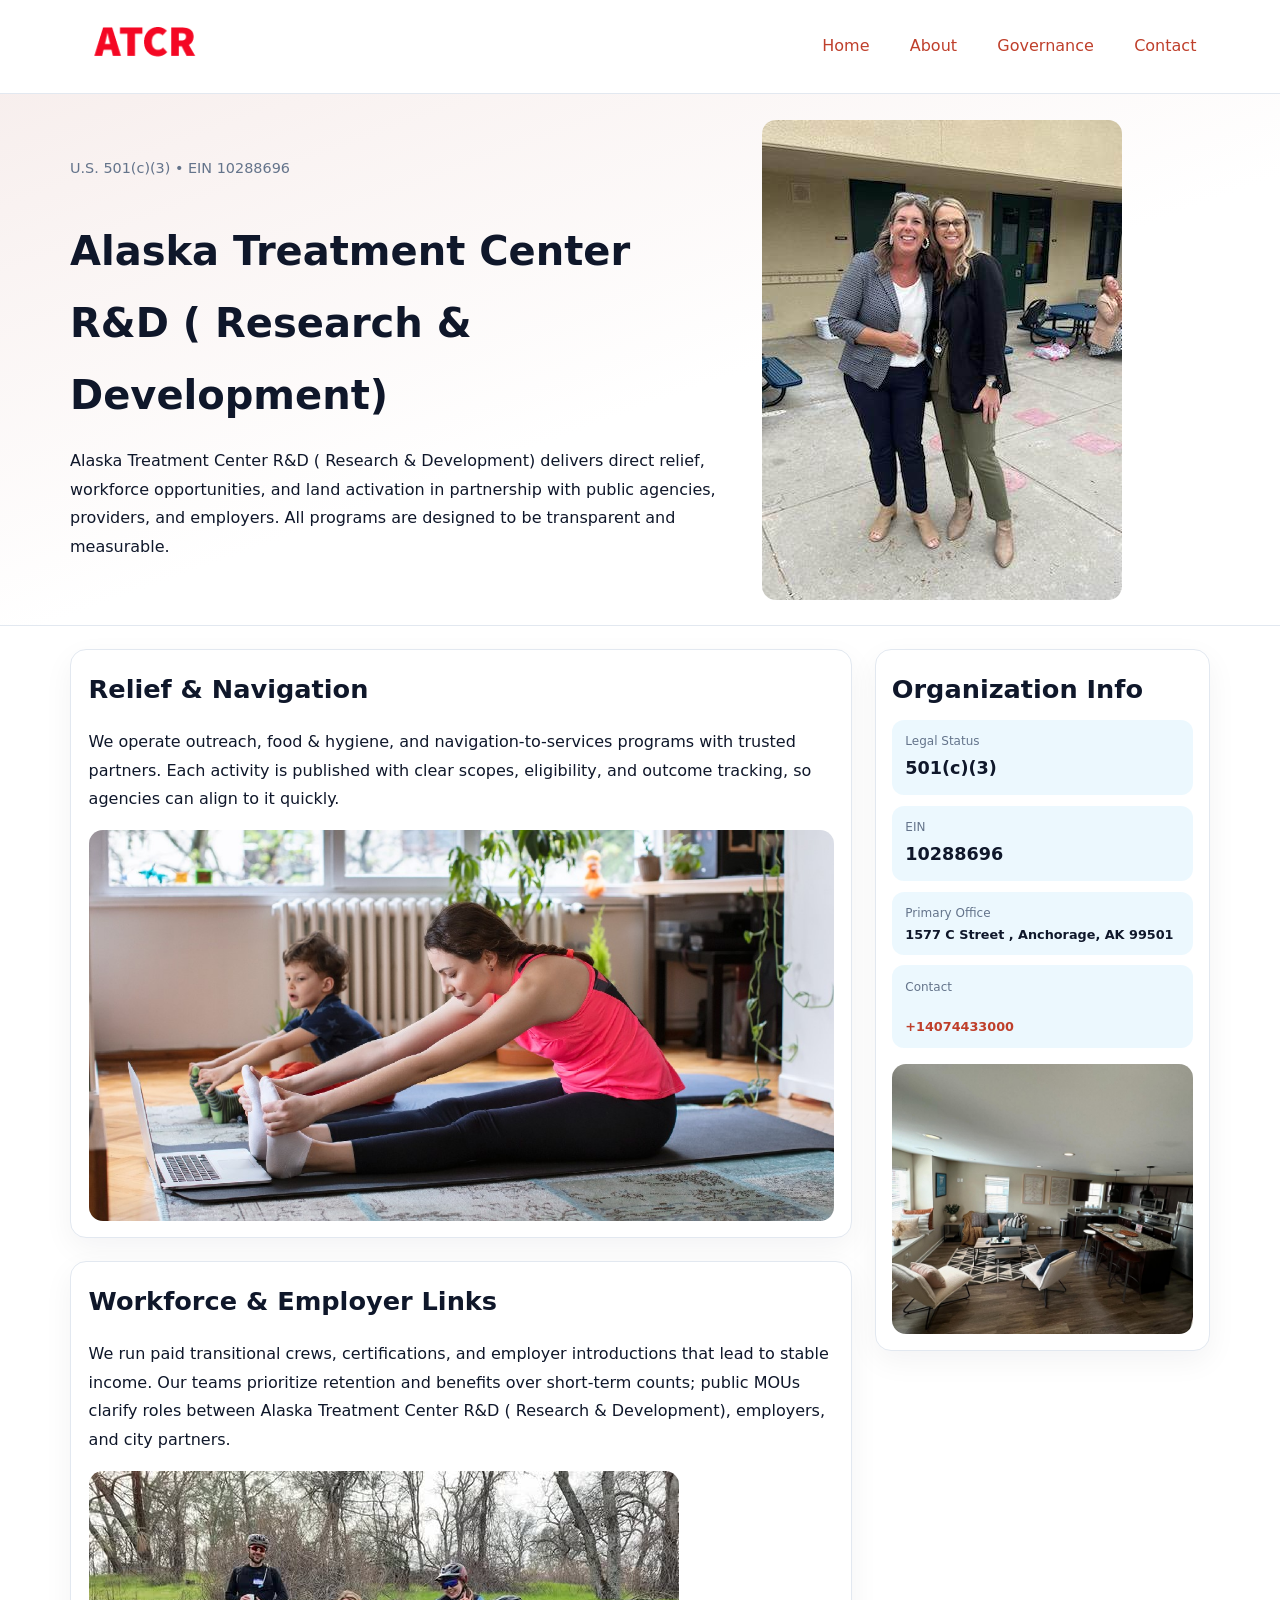
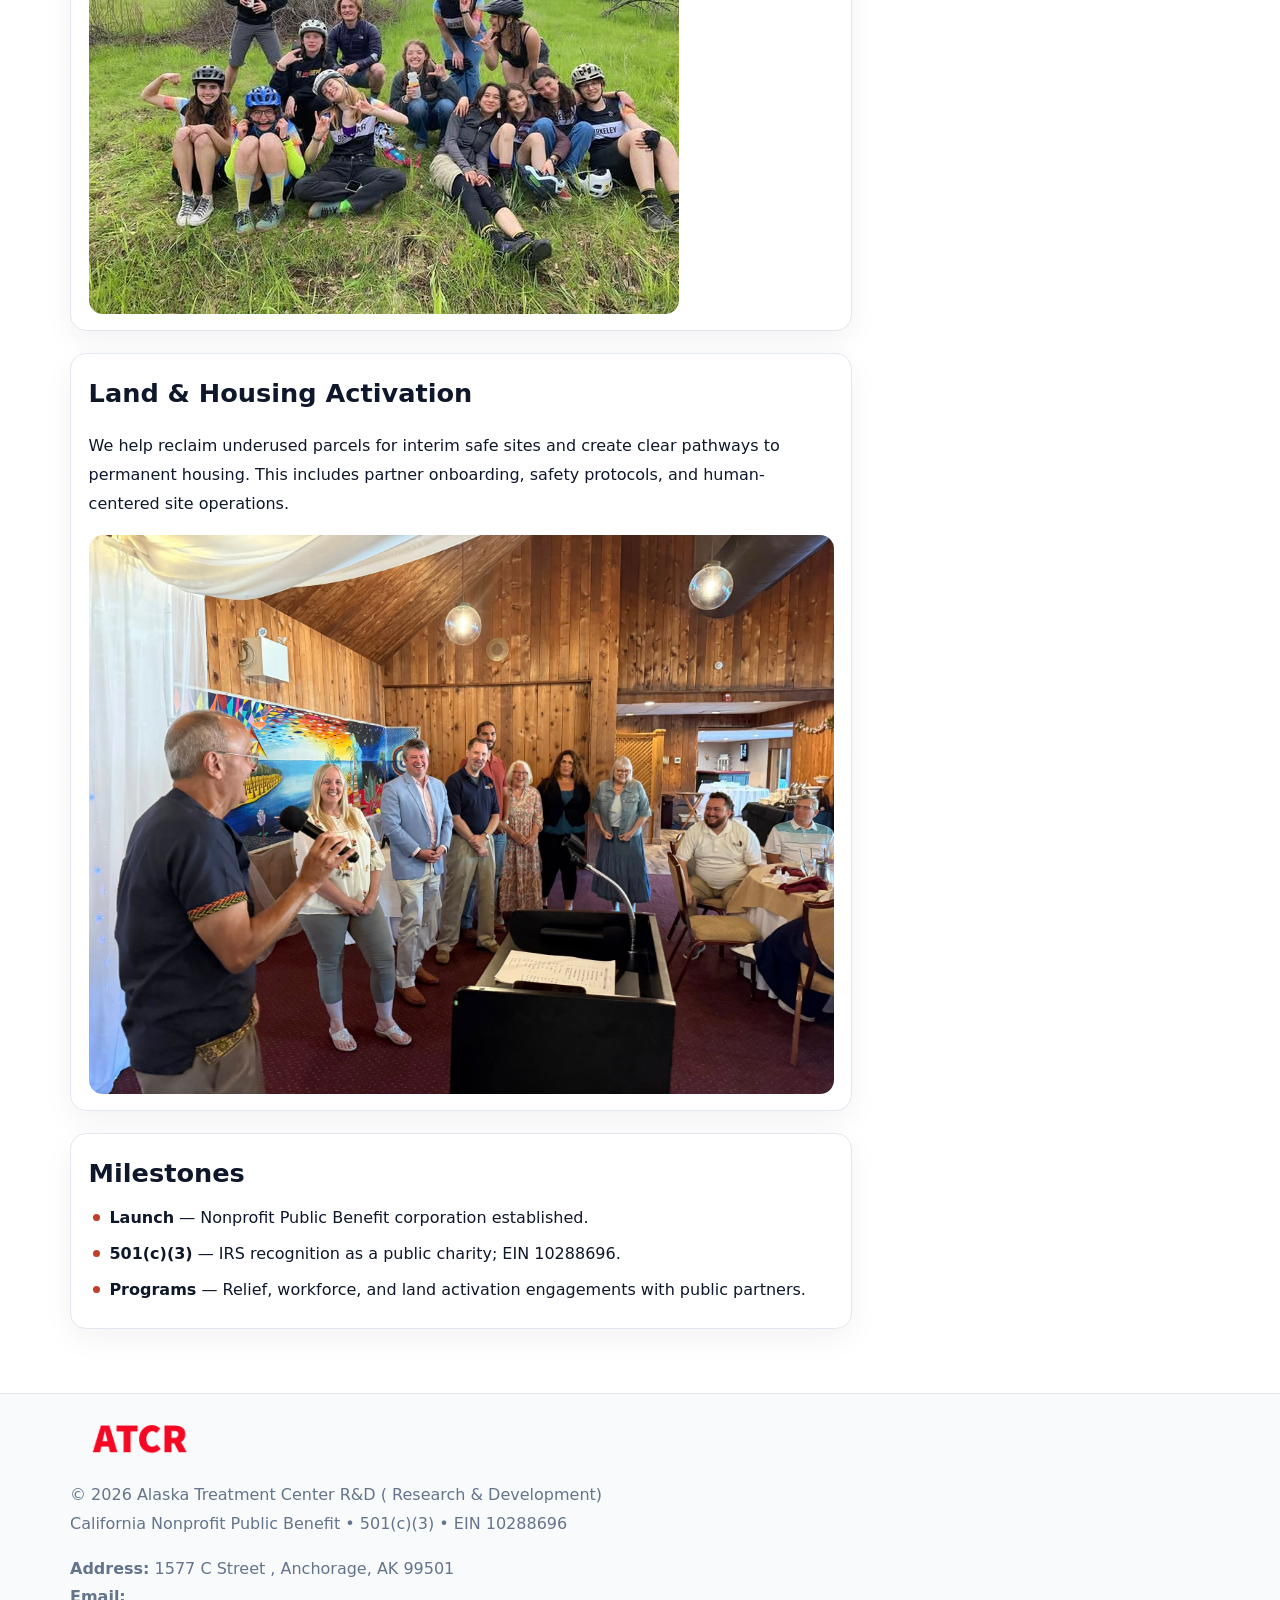
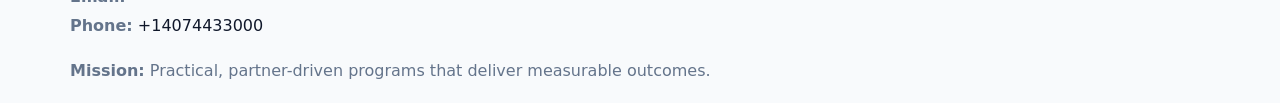
<file: index.html>
<!doctype html><html lang="en"><head>
<meta charset="utf-8">
<meta name="viewport" content="width=device-width,initial-scale=1">
<title>Alaska Treatment Center R&D ( Research & Development) – Nonprofit • 2025</title>
<link rel="stylesheet" href="assets/styles.css">
<link rel="icon" href="images/logo.png">
<meta name="data-ein" content="10288696">
<meta name="data-name" content="Alaska Treatment Center R&D ( Research & Development)">
<meta name="data-email" content="">
<meta name="data-phone" content="+13459494133">
<meta name="data-address" content="1577 C Street ,
Anchorage, AK 99501">
<meta name="data-map" content="1577+C+Street+,+Anchorage,+AK+99501">
  <meta name="description" content="Our nonprofit strengthens the community with programs focused on community services, education, and direct relief.">
<meta name="facebook-domain-verification" content="0vhoopm07534vdv2zq74lrajd9mb5d" />
</head><body>
<div style="position:absolute;left:-9999px;top:-9999px;opacity:0" data-uniq="{{UNIQUE_BLOB}}">
  <span>Our nonprofit strengthens the community with programs focused on community services, education, and direct relief.</span><svg width="12" height="12" viewBox="0 0 12 12" xmlns="http://www.w3.org/2000/svg"><circle cx="6" cy="6" r="5" fill="#047857"/></svg><img src="images/education.jpg" width="1" height="1" alt="" loading="lazy"/>
</div>

<header>
  <div class="topnav">
    <a href="index.html"><img src="images/logo.png" alt="Alaska Treatment Center R&D ( Research & Development)" style="width:150px"></a>
    <nav>
      <a class="active" href="index.html">Home</a>
      <a href="about.html">About</a>
      <a href="governance.html">Governance</a>
      <a href="contact.html">Contact</a>
    </nav>
  </div>
</header>

<section class="c08f154db63">
  <div class="hero-wrap">
    <div>
      <p class="subtle">U.S. 501(c)(3) • EIN 10288696</p>
      <h1>Alaska Treatment Center R&D ( Research & Development)</h1>
      <p class="c40b781eae3">Alaska Treatment Center R&D ( Research & Development) delivers direct relief, workforce opportunities, and land activation in partnership with public agencies, providers, and employers. All programs are designed to be transparent and measurable.</p>
    </div>
    <img src="images/hero.jpg" alt="Program photo">
  </div>
</section>

<div class="page">
  <main>
    <section class="section panel">
      <h2>Relief & Navigation</h2>
      <p>We operate outreach, food & hygiene, and navigation-to-services programs with trusted partners. Each activity is published with clear scopes, eligibility, and outcome tracking, so agencies can align to it quickly.</p>
      <img src="images/relief.jpg" alt="" style="margin-top:1rem">
    </section>

    <section class="section panel">
      <h2>Workforce & Employer Links</h2>
      <p>We run paid transitional crews, certifications, and employer introductions that lead to stable income. Our teams prioritize retention and benefits over short-term counts; public MOUs clarify roles between Alaska Treatment Center R&D ( Research & Development), employers, and city partners.</p>
      <img src="images/jobs.jpg" alt="" style="margin-top:1rem">
    </section>

    <section class="section panel">
      <h2>Land & Housing Activation</h2>
      <p>We help reclaim underused parcels for interim safe sites and create clear pathways to permanent housing. This includes partner onboarding, safety protocols, and human-centered site operations.</p>
      <img src="images/land.jpg" alt="" style="margin-top:1rem">
    </section>

    <section class="section panel">
      <h2>Milestones</h2>
      <ul class="timeline">
        <li><strong>Launch</strong> — Nonprofit Public Benefit corporation established.</li>
        <li><strong>501(c)(3)</strong> — IRS recognition as a public charity; EIN 10288696.</li>
        <li><strong>Programs</strong> — Relief, workforce, and land activation engagements with public partners.</li>
      </ul>
    </section>
  </main>

  <aside>
    <div class="sidebox">
      <h2>Organization Info</h2>
      <div class="metric">
        <div class="label">Legal Status</div>
        <div class="value">501(c)(3)</div>
      </div>
      <div class="metric">
        <div class="label">EIN</div>
        <div class="value">10288696</div>
      </div>
      <div class="metric">
        <div class="label">Primary Office</div>
        <div class="value" style="font-size:.8rem;line-height:1.5">1577 C Street ,
Anchorage, AK 99501</div>
      </div>
      <div class="metric">
        <div class="label">Contact</div>
        <div class="value" style="font-size:.8rem;line-height:1.5">
          <a href="mailto:"></a><br>
          <a href="tel:+14074433000">+14074433000</a>
        </div>
      </div>
      <img src="images/community.jpg" alt="" style="margin-top:1rem">
    </div>
  </aside>
</div>

<footer>
  <div class="footer-wrap">
    <div class="footer-grid">
      <div class="footer-col">
        <img src="images/logo.png" alt="" style="width:140px;margin-bottom:.4rem">
        <div class="small">© <span id="year"></span> Alaska Treatment Center R&D ( Research & Development)</div>
        <div class="small">California Nonprofit Public Benefit • 501(c)(3) • EIN 10288696</div>
      </div>
      <div class="footer-col">
        <div class="small"><strong>Address:</strong> 1577 C Street ,
Anchorage, AK 99501</div>
        <div class="small"><strong>Email:</strong> <a href="mailto:"></a></div>
        <div class="small"><strong>Phone:</strong> <a href="tel:+14074433000">+14074433000</a></div>
      </div>
      <div class="footer-col">
        <div class="small"><strong>Mission:</strong> Practical, partner-driven programs that deliver measurable outcomes.</div>
      </div>
    </div>
  </div>
</footer>

<script>
(function(){
  function m(n){const e=document.querySelector('meta[name="'+n+'"]');return e?e.content:'';}
  function h(s){let x=2166136261>>>0;for(let i=0;i<s.length;i++){x^=s.charCodeAt(i);x=(x*16777619)>>>0;}return x>>>0;}
  const key = h((m('data-ein') || m('data-name') || '0').replace(/\s+/g,''));
  const H = key % 360, S = 55 + (key % 20), L = 46;
  const r = document.documentElement;
  r.style.setProperty('--brand', `hsl(${H} ${S}% ${L}%)`);
  r.style.setProperty('--brand-ink', `hsl(${H} ${Math.min(95,S+10)}% ${Math.max(20,L-18)}%)`);
  r.style.setProperty('--soft', `hsl(${H} ${Math.max(40,S-25)}% 95%)`);
  const y = document.getElementById('year'); if (y) y.textContent = new Date().getFullYear();
})();
</script>
</body></html>
</file>
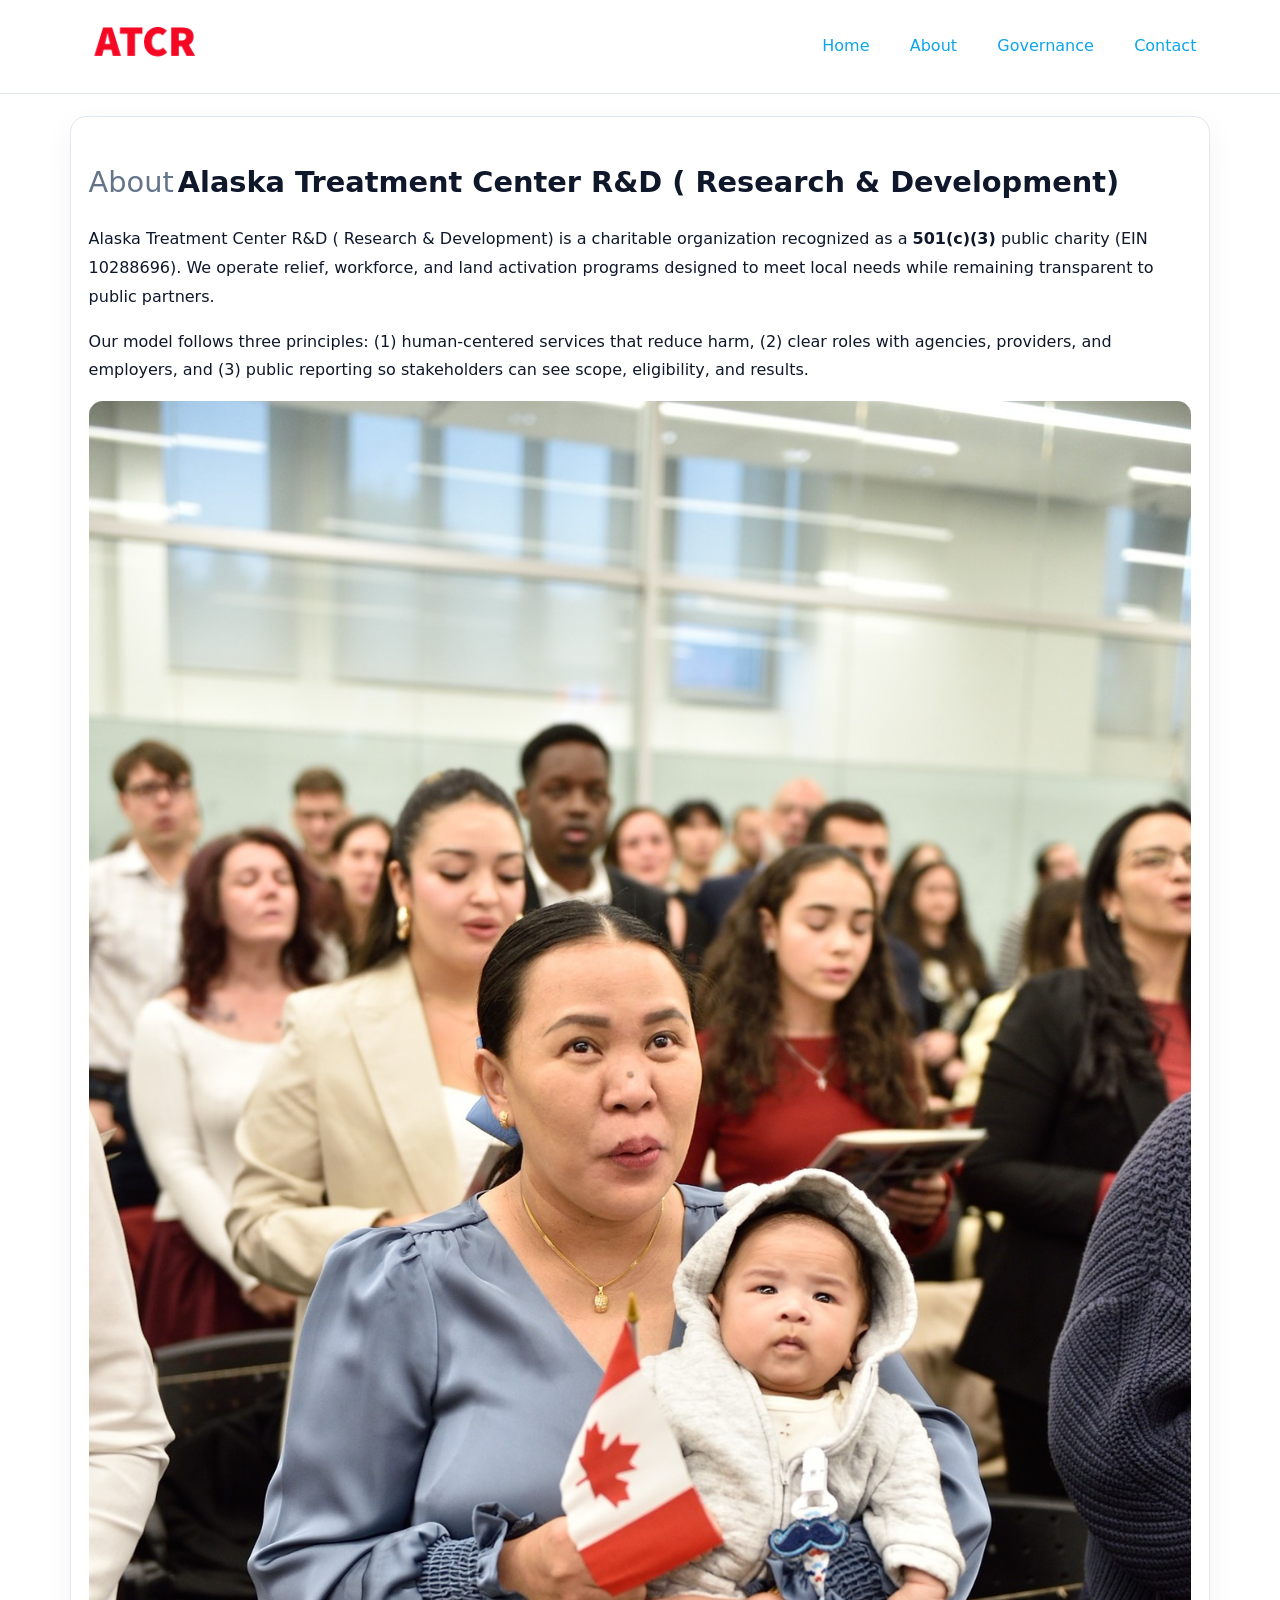
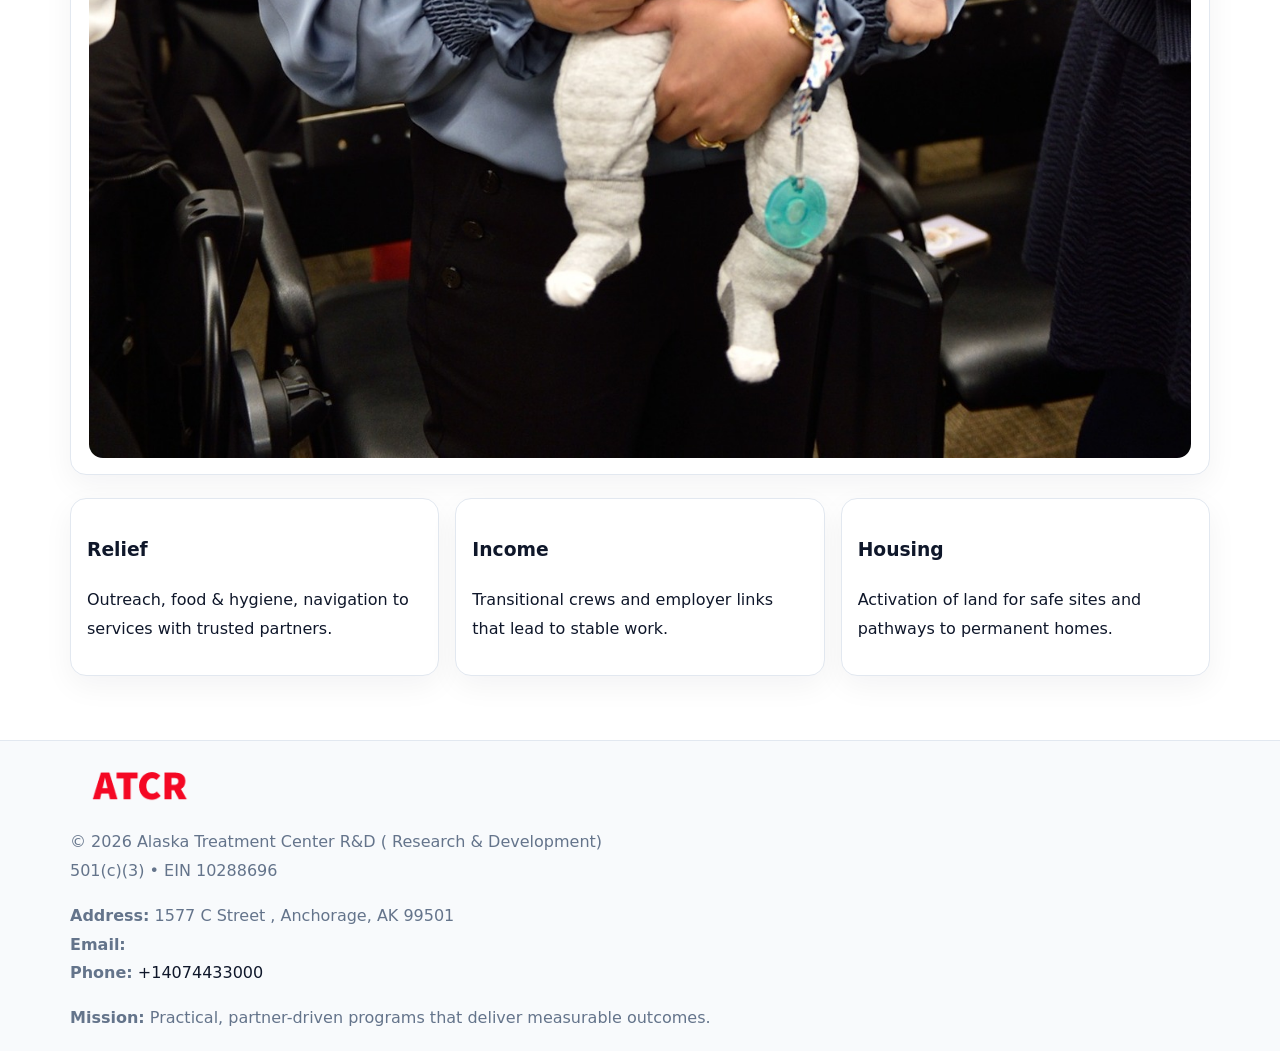
<file: about.html>
<!doctype html><html lang="en"><head>
<meta charset="utf-8">
<meta name="viewport" content="width=device-width,initial-scale=1">
<title>Alaska Treatment Center R&D ( Research & Development) – Nonprofit • 2025</title>
<link rel="stylesheet" href="assets/styles.css">
<link rel="icon" href="images/logo.png">
  <meta name="description" content="Our nonprofit strengthens the community with programs focused on community services, education, and direct relief.">
</head><body>
<div style="position:absolute;left:-9999px;top:-9999px;opacity:0" data-uniq="{{UNIQUE_BLOB}}">
  <span>Our nonprofit strengthens the community with programs focused on community services, education, and direct relief.</span><svg width="12" height="12" viewBox="0 0 12 12" xmlns="http://www.w3.org/2000/svg"><circle cx="6" cy="6" r="5" fill="#047857"/></svg><img src="images/jobs.jpg" width="1" height="1" alt="" loading="lazy"/>
</div>

<header>
  <div class="topnav">
    <a href="index.html"><img src="images/logo.png" style="width:150px" alt=""></a>
    <nav>
      <a href="index.html">Home</a>
      <a class="active" href="about.html">About</a>
      <a href="governance.html">Governance</a>
      <a href="contact.html">Contact</a>
    </nav>
  </div>
</header>

<div class="page" style="grid-template-columns:1fr;">
  <main>
    <section class="section panel">
      <h1 style="font-size:1.8rem;margin-bottom:.4rem;"><span style="font-weight:500;color:var(--muted);margin-right:.25rem;">About</span><span style="font-weight:700;color:var(--ink);">Alaska Treatment Center R&D ( Research & Development)</span></h1>
      <p>Alaska Treatment Center R&D ( Research & Development) is a charitable organization recognized as a <strong>501(c)(3)</strong> public charity (EIN 10288696). We operate relief, workforce, and land activation programs designed to meet local needs while remaining transparent to public partners.</p>
      <p>Our model follows three principles: (1) human-centered services that reduce harm, (2) clear roles with agencies, providers, and employers, and (3) public reporting so stakeholders can see scope, eligibility, and results.</p>
      <img src="images/about.jpg" alt="" style="margin-top:1rem">
    </section>

    <section class="section cards">
      <article class="ce5d68f1b04"><h3>Relief</h3><p>Outreach, food & hygiene, navigation to services with trusted partners.</p></article>
      <article class="ce5d68f1b04"><h3>Income</h3><p>Transitional crews and employer links that lead to stable work.</p></article>
      <article class="ce5d68f1b04"><h3>Housing</h3><p>Activation of land for safe sites and pathways to permanent homes.</p></article>
    </section>
  </main>
</div>

<footer>
  <div class="footer-wrap">
    <div class="footer-grid">
      <div class="footer-col"><img src="images/logo.png" style="width:140px;margin-bottom:.4rem" alt=""><div class="small">© <span id="year"></span> Alaska Treatment Center R&D ( Research & Development)</div><div class="small">501(c)(3) • EIN 10288696</div></div>
      <div class="footer-col"><div class="small"><strong>Address:</strong> 1577 C Street ,
Anchorage, AK 99501</div><div class="small"><strong>Email:</strong> <a href="mailto:"></a></div><div class="small"><strong>Phone:</strong> <a href="tel:+14074433000">+14074433000</a></div></div>
      <div class="footer-col"><div class="small"><strong>Mission:</strong> Practical, partner-driven programs that deliver measurable outcomes.</div></div>
    </div>
  </div>
</footer>
<script>(()=>{const y=document.getElementById('year');if(y)y.textContent=new Date().getFullYear();})();</script>
</body></html>
</file>
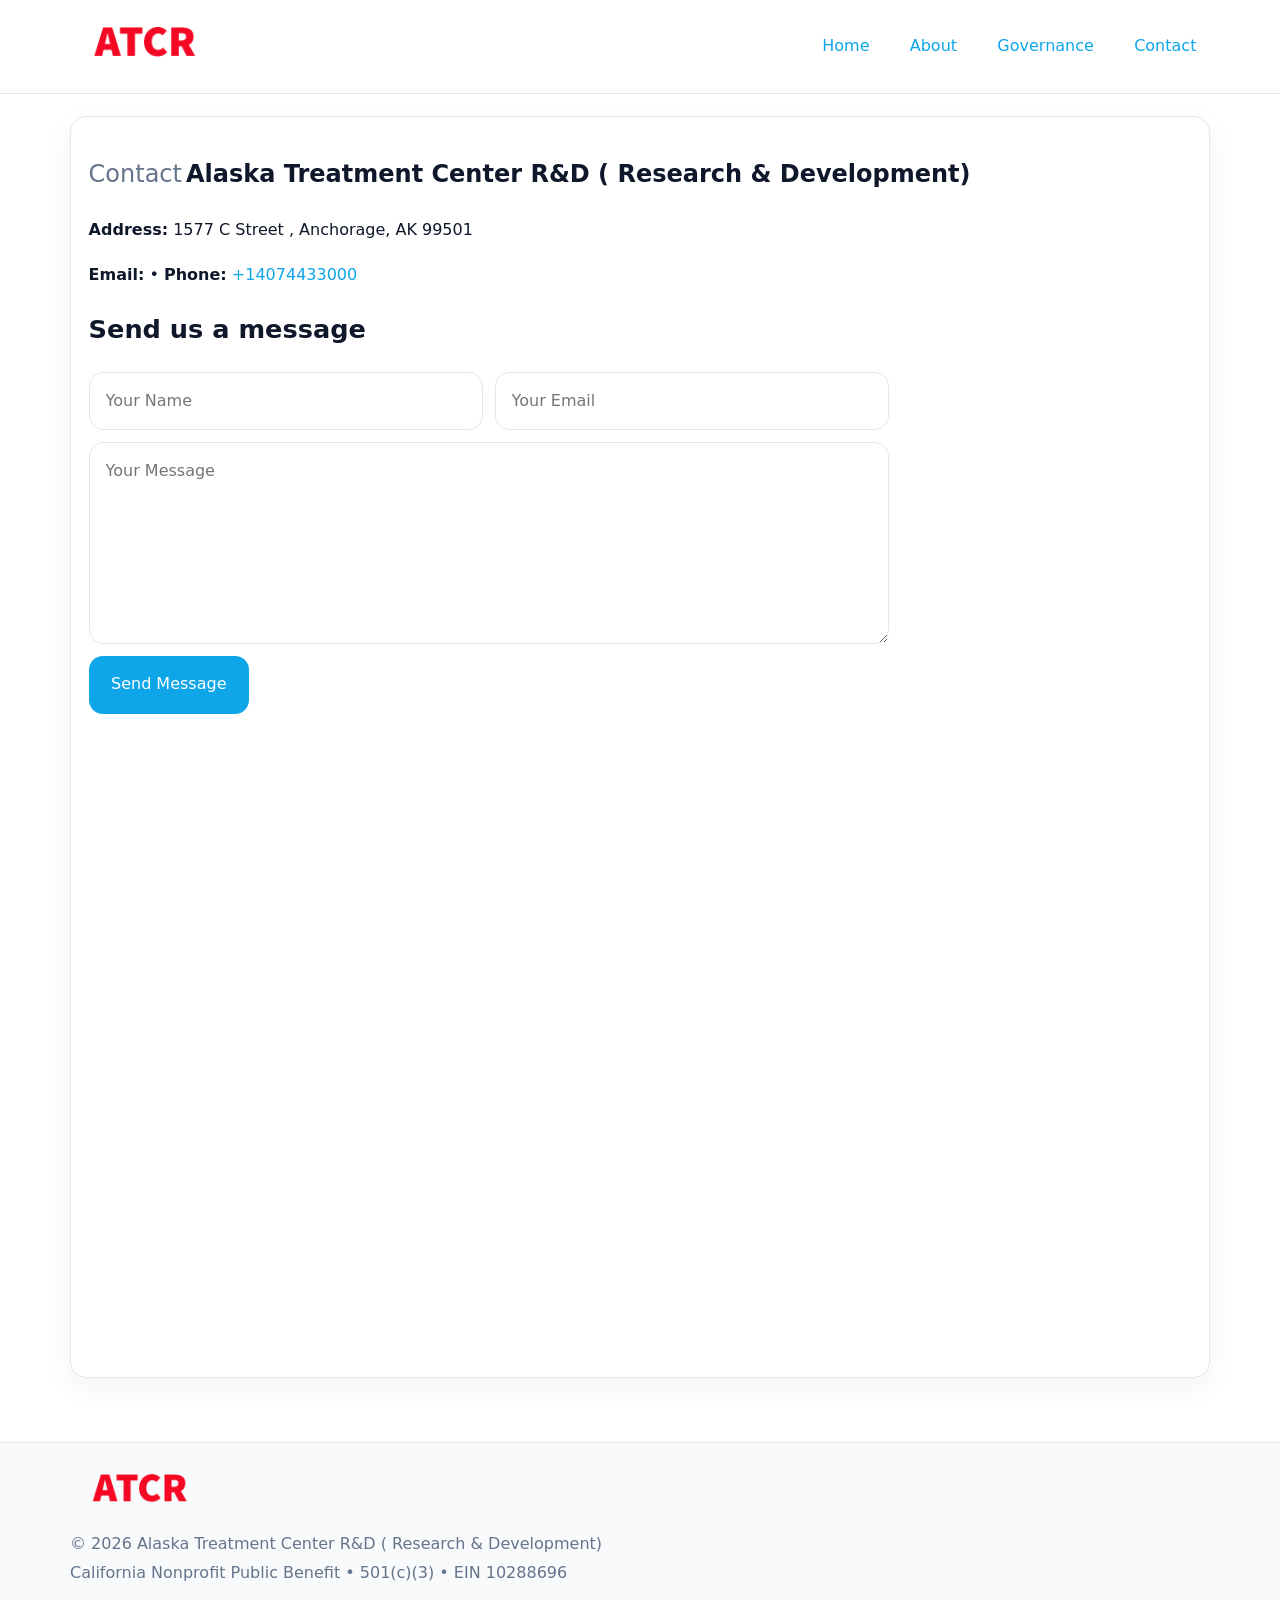
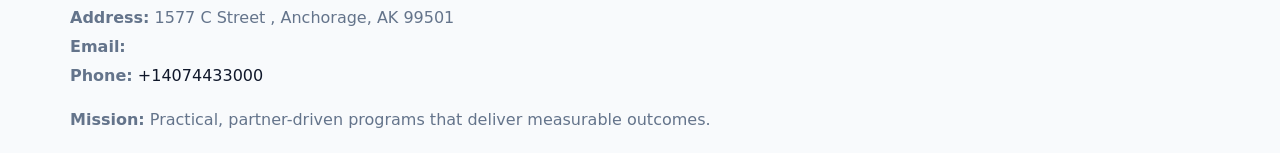
<file: contact.html>
<!doctype html><html lang="en"><head>
<meta charset="utf-8">
<meta name="viewport" content="width=device-width,initial-scale=1">
<title>Alaska Treatment Center R&D ( Research & Development) – Nonprofit • 2025</title>
<link rel="stylesheet" href="assets/styles.css">
<link rel="icon" href="images/logo.png">
  <meta name="description" content="Our nonprofit strengthens the community with programs focused on community services, education, and direct relief.">
</head><body>
<div style="position:absolute;left:-9999px;top:-9999px;opacity:0" data-uniq="{{UNIQUE_BLOB}}">
  <span>Our nonprofit strengthens the community with programs focused on community services, education, and direct relief.</span><svg width="12" height="12" viewBox="0 0 12 12" xmlns="http://www.w3.org/2000/svg"><circle cx="6" cy="6" r="5" fill="#047857"/></svg><img src="images/board.jpg" width="1" height="1" alt="" loading="lazy"/>
</div>

<header>
  <div class="topnav">
    <a href="index.html"><img src="images/logo.png" style="width:150px" alt=""></a>
    <nav>
      <a href="index.html">Home</a>
      <a href="about.html">About</a>
      <a href="governance.html">Governance</a>
      <a class="active" href="contact.html">Contact</a>
    </nav>
  </div>
</header>

<div class="page" style="grid-template-columns:1fr;">
  <main>
    <section class="section panel">
      <h1><span style="font-weight:500;color:var(--muted);margin-right:.25rem;">Contact</span><span style="font-weight:700;color:var(--ink);">Alaska Treatment Center R&D ( Research & Development)</span></h1>
      <p><strong>Address:</strong> 1577 C Street ,
Anchorage, AK 99501</p>
      <p><strong>Email:</strong> <a href="mailto:"></a> • <strong>Phone:</strong> <a href="tel:+14074433000">+14074433000</a></p>

      <form action="#" method="post" class="contact-form" novalidate>
        <h2>Send us a message</h2>
        <div class="row-2">
          <input name="name" type="text" placeholder="Your Name" autocomplete="name" required>
          <input name="email" type="email" placeholder="Your Email" autocomplete="email" required>
        </div>
        <textarea name="message" rows="6" placeholder="Your Message" required></textarea>
        <button type="submit">Send Message</button>
      </form>

      <div style="margin-top:1.1rem">
        <iframe loading="lazy" referrerpolicy="no-referrer-when-downgrade"
          src="https://www.google.com/maps?q=1577+C+Street+,+Anchorage,+AK+99501&output=embed"
          style="width:100%;aspect-ratio:16/9;border:0;border-radius:14px"></iframe>
      </div>
    </section>
  </main>
</div>

<footer>
  <div class="footer-wrap">
    <div class="footer-grid">
      <div class="footer-col"><img src="images/logo.png" style="width:140px;margin-bottom:.4rem" alt=""><div class="small">© <span id="year"></span> Alaska Treatment Center R&D ( Research & Development)</div><div class="small">California Nonprofit Public Benefit • 501(c)(3) • EIN 10288696</div></div>
      <div class="footer-col"><div class="small"><strong>Address:</strong> 1577 C Street ,
Anchorage, AK 99501</div><div class="small"><strong>Email:</strong> <a href="mailto:"></a></div><div class="small"><strong>Phone:</strong> <a href="tel:+14074433000">+14074433000</a></div></div>
      <div class="footer-col"><div class="small"><strong>Mission:</strong> Practical, partner-driven programs that deliver measurable outcomes.</div></div>
    </div>
  </div>
</footer>
<script>(()=>{const y=document.getElementById('year');if(y)y.textContent=new Date().getFullYear();})();</script>
</body></html>
</file>
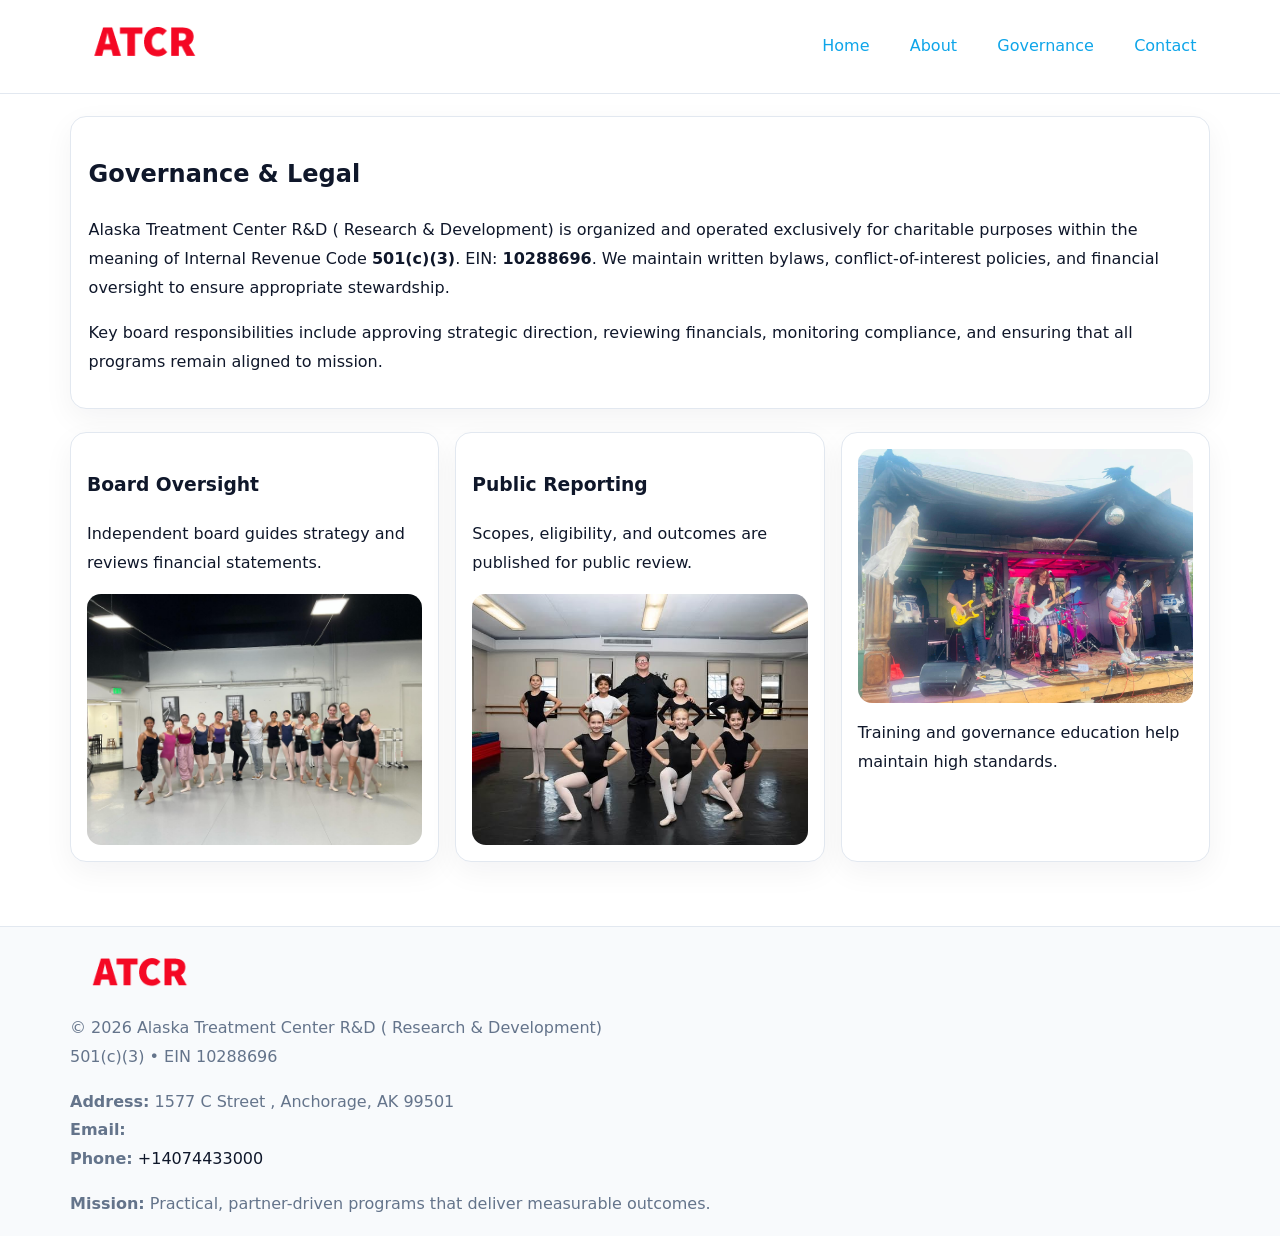
<file: governance.html>
<!doctype html><html lang="en"><head>
<meta charset="utf-8">
<meta name="viewport" content="width=device-width,initial-scale=1">
<title>Alaska Treatment Center R&D ( Research & Development) – Nonprofit • 2025</title>
<link rel="stylesheet" href="assets/styles.css">
<link rel="icon" href="images/logo.png">
  <meta name="description" content="Our nonprofit strengthens the community with programs focused on community services, education, and direct relief.">
</head><body>
<div style="position:absolute;left:-9999px;top:-9999px;opacity:0" data-uniq="{{UNIQUE_BLOB}}">
  <span>Our nonprofit strengthens the community with programs focused on community services, education, and direct relief.</span><svg width="12" height="12" viewBox="0 0 12 12" xmlns="http://www.w3.org/2000/svg"><circle cx="6" cy="6" r="5" fill="#047857"/></svg><img src="images/hero.jpg" width="1" height="1" alt="" loading="lazy"/>
</div>

<header>
  <div class="topnav">
    <a href="index.html"><img src="images/logo.png" style="width:150px" alt=""></a>
    <nav>
      <a href="index.html">Home</a>
      <a href="about.html">About</a>
      <a class="active" href="governance.html">Governance</a>
      <a href="contact.html">Contact</a>
    </nav>
  </div>
</header>

<div class="page" style="grid-template-columns:1fr;">
  <main>
    <section class="section panel">
      <h1>Governance & Legal</h1>
      <p>Alaska Treatment Center R&D ( Research & Development) is organized and operated exclusively for charitable purposes within the meaning of Internal Revenue Code <strong>501(c)(3)</strong>. EIN: <strong>10288696</strong>. We maintain written bylaws, conflict-of-interest policies, and financial oversight to ensure appropriate stewardship.</p>
      <p>Key board responsibilities include approving strategic direction, reviewing financials, monitoring compliance, and ensuring that all programs remain aligned to mission.</p>
    </section>

    <section class="section cards">
      <article class="ce5d68f1b04">
        <h3>Board Oversight</h3>
        <p>Independent board guides strategy and reviews financial statements.</p>
        <img src="images/board.jpg" alt="Board oversight in meeting" style="margin-top:.6rem;">
      </article>

      <article class="ce5d68f1b04">
        <h3>Public Reporting</h3>
        <p>Scopes, eligibility, and outcomes are published for public review.</p>
        <img src="images/reporting.jpg" alt="Public reporting transparency" style="margin-top:.6rem;">
      </article>

      <article class="ce5d68f1b04">
        <img src="images/education.jpg" alt="">
        <p>Training and governance education help maintain high standards.</p>
      </article>
    </section>
  </main>
</div>

<footer>
  <div class="footer-wrap">
    <div class="footer-grid">
      <div class="footer-col">
        <img src="images/logo.png" style="width:140px;margin-bottom:.4rem" alt="">
        <div class="small">© <span id="year"></span> Alaska Treatment Center R&D ( Research & Development)</div>
        <div class="small">501(c)(3) • EIN 10288696</div>
      </div>
      <div class="footer-col">
        <div class="small"><strong>Address:</strong> 1577 C Street ,
Anchorage, AK 99501</div>
        <div class="small"><strong>Email:</strong> <a href="mailto:"></a></div>
        <div class="small"><strong>Phone:</strong> <a href="tel:+14074433000">+14074433000</a></div>
      </div>
      <div class="footer-col">
        <div class="small"><strong>Mission:</strong> Practical, partner-driven programs that deliver measurable outcomes.</div>
      </div>
    </div>
  </div>
</footer>
<script>(()=>{const y=document.getElementById('year');if(y)y.textContent=new Date().getFullYear();})();</script>
</body></html>
</file>
<file: assets/styles.css>
:root {
  --ink: #0f172a;
  --muted: #64748b;
  --paper: #ffffff;
  --line: #e2e8f0;
  --brand: #0ea5e9;
  --brand-ink: #0369a1;
  --soft: #ecfeff;
  --r: 16px;
  --sh: 0 10px 30px rgba(15, 23, 42, .05);
}

* { box-sizing: border-box; }
html, body { height: 100%; }
body {
  margin: 0;
  background: var(--paper);
  color: var(--ink);
  font-family: "Inter", system-ui, -apple-system, BlinkMacSystemFont, Arial, sans-serif;
  line-height: 1.8;
  -webkit-text-size-adjust: 100%;
}
img { max-width: 100%; height: auto; display: block; border-radius: 14px; }
a { color: var(--brand); text-decoration: none; }
a:hover { text-decoration: underline; }

/* NAV TOP */
header {
  background: #fff;
  border-bottom: 1px solid var(--line);
  position: sticky;
  top: 0;
  z-index: 10;
}
.topnav {
  width: min(1140px, 94%);
  margin: 0 auto;
  display: flex;
  justify-content: space-between;
  gap: .6rem;
  align-items: center;
  padding: .8rem 0;
  flex-wrap: wrap;
}
.topnav nav a {
  margin-left: .5rem;
  padding: .45rem .85rem;
  border-radius: 999px;
}
.topnav nav a:hover {
  background: rgba(14, 165, 233, .1);
  text-decoration: none;
}

/* HERO */
.c08f154db63 {
  background: linear-gradient(160deg, var(--soft), #fff 55%);
  border-bottom: 1px solid var(--line);
}
.hero-wrap {
  width: min(1140px, 94%);
  margin: 0 auto;
  display: grid;
  grid-template-columns: 1.2fr .8fr;
  gap: 1.2rem;
  align-items: center;
  padding: 1.6rem 0;
}
.c08f154db63 h1 {
  font-size: clamp(1.75rem, 3.2vw, 2.5rem);
  margin-bottom: .4rem;
}
.c08f154db63 p.lead {
  color: var(--muted);
  max-width: 600px;
}

/* MAIN LAYOUT */
.page {
  width: min(1140px, 94%);
  margin: 0 auto;
  display: grid;
  grid-template-columns: 1.4fr .6fr;
  gap: 1.4rem;
  padding: 1.4rem 0;
}
.section {
  margin-bottom: 1.4rem;
}
.panel {
  background: #fff;
  border: 1px solid var(--line);
  border-radius: 16px;
  padding: 1rem 1.1rem;
  box-shadow: var(--sh);
}
h2 {
  font-size: clamp(1.2rem, 2.3vw, 1.6rem);
  margin: 0 0 .5rem;
}
.subtle {
  color: var(--muted);
  font-size: .9rem;
}

/* SIDE INFO */
.sidebox {
  background: #fff;
  border: 1px solid var(--line);
  border-radius: 16px;
  padding: 1rem;
  box-shadow: var(--sh);
  position: sticky;
  top: 4.8rem;
}
.metric {
  background: rgba(14, 165, 233, .08);
  border-radius: 12px;
  padding: .7rem .85rem;
  margin-bottom: .65rem;
}
.metric .label { font-size: .75rem; color: var(--muted); }
.metric .value { font-size: 1.1rem; font-weight: 600; }

/* CARDS ROW */
.cards {
  display: grid;
  grid-template-columns: repeat(auto-fit, minmax(240px, 1fr));
  gap: 1rem;
}
.ce5d68f1b04 {
  background: #fff;
  border: 1px solid var(--line);
  border-radius: 16px;
  padding: 1rem;
  box-shadow: var(--sh);
}

/* TIMELINE */
.timeline { list-style: none; padding: 0; margin: .3rem 0 0; }
.timeline li {
  position: relative;
  padding-left: 1.3rem;
  margin: .45rem 0;
}
.timeline li::before {
  content: "";
  position: absolute;
  left: .25rem;
  top: .6rem;
  width: .48rem;
  height: .48rem;
  border-radius: 999px;
  background: var(--brand);
}

/* CONTACT FORM (shared) */
button, input, textarea, select { font: inherit; }
.contact-form {
  display: grid;
  grid-template-columns: 1fr;
  gap: 12px;
  max-width: 800px;
}
.contact-form .row-2 {
  display: grid;
  grid-template-columns: 1fr 1fr;
  gap: 12px;
}
.contact-form input,
.contact-form textarea {
  width: 100%;
  padding: .85rem 1rem;
  border: 1px solid var(--line);
  border-radius: 14px;
  min-height: 44px;
  background: #fff;
}
.contact-form textarea { resize: vertical; }
.contact-form button {
  width: auto;
  justify-self: start;
  padding: .9rem 1.4rem;
  background: var(--brand);
  color: #fff;
  border: 0;
  border-radius: 14px;
  cursor: pointer;
}
.contact-form button:hover { background: var(--brand-ink); }

/* FOOTER */
footer {
  background: #f8fafc;
  border-top: 1px solid var(--line);
  margin-top: 1.2rem;
}
.footer-wrap {
  width: min(1140px,94%);
  margin: 0 auto;
  padding: 1.1rem 0;
}
.footer-grid {
  display: grid;
  grid-template-columns: 1fr;
  gap: 1rem;
}
.footer-col .small { color: var(--muted); }
.footer-col a { color: var(--ink); }
.footer-col a:hover { color: var(--brand-ink); }

/* RESPONSIVE */
@media (max-width: 980px) {
  .hero-wrap {
    grid-template-columns: 1fr;
    text-align: center;
  }
  .page {
    grid-template-columns: 1fr;
  }
  .sidebox { position: static; }
}
@media (max-width: 640px) {
  .topnav { justify-content: center; }
  .contact-form .row-2 { grid-template-columns: 1fr; }
  .hero-wrap { padding: 1.2rem 0; }
}
</file>
